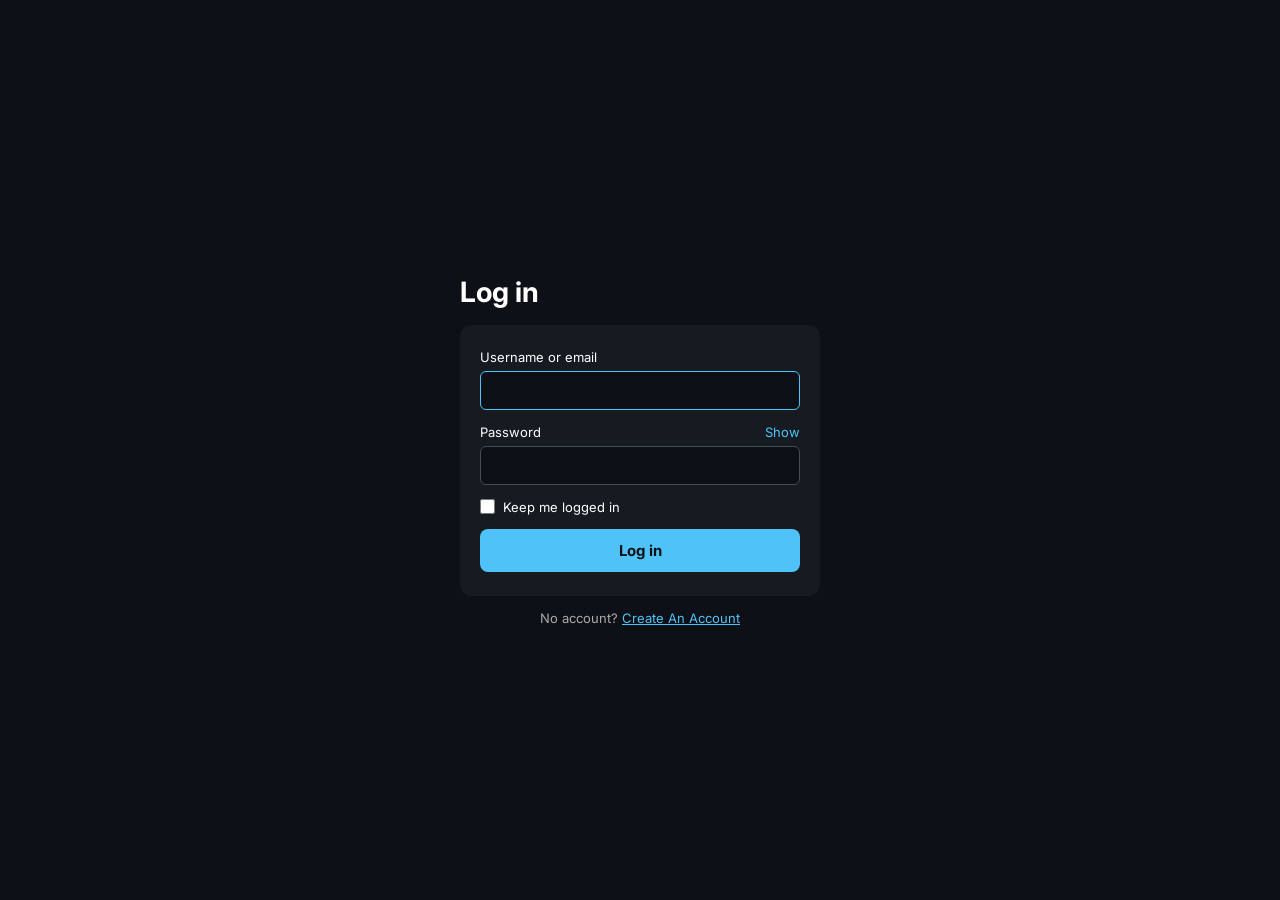
<file: templates/login.html>
<!DOCTYPE html>
<html lang="en">
<head>
  <meta charset="UTF-8">
  <meta name="viewport" content="width=device-width, initial-scale=1.0">
  <title>4point0 — Log in</title>
  <style>
    *, *::before, *::after { box-sizing: border-box; margin: 0; padding: 0; }
    body {
      background: #0d1117;
      color: #fff;
      font-family: 'Inter', Arial, sans-serif;
      min-height: 100vh;
      display: flex;
      flex-direction: column;
      align-items: center;
      justify-content: center;
      padding: 24px;
    }
    h1 {
      font-size: 28px;
      font-weight: 700;
      margin-bottom: 16px;
      width: 100%;
      max-width: 360px;
    }
    .card {
      background: #161b22;
      border-radius: 12px;
      padding: 24px 20px;
      width: 100%;
      max-width: 360px;
      display: flex;
      flex-direction: column;
      gap: 14px;
    }
    .field { display: flex; flex-direction: column; gap: 6px; }
    .label-row { display: flex; justify-content: space-between; align-items: center; }
    label { font-size: 13px; color: #fff; }
    .show-btn {
      background: none;
      border: none;
      color: #4fc3f7;
      font-size: 13px;
      font-family: 'Inter', Arial, sans-serif;
      cursor: pointer;
      padding: 0;
    }
    input[type="text"],
    input[type="password"] {
      width: 100%;
      background: #0d1117;
      border: 1px solid #444c56;
      border-radius: 6px;
      padding: 10px 12px;
      font-size: 14px;
      font-family: 'Inter', Arial, sans-serif;
      color: #fff;
      outline: none;
    }
    input[type="text"]:focus,
    input[type="password"]:focus { border-color: #4fc3f7; }
    .checkbox-row { display: flex; align-items: center; gap: 8px; font-size: 13px; }
    input[type="checkbox"] { width: 15px; height: 15px; accent-color: #4fc3f7; cursor: pointer; }
    .btn {
      background: #4fc3f7;
      color: #0d1117;
      border: none;
      border-radius: 8px;
      padding: 12px;
      font-size: 15px;
      font-weight: 700;
      font-family: 'Inter', Arial, sans-serif;
      cursor: pointer;
      transition: background 0.15s;
    }
    .btn:hover { background: #81d4fa; }
    .error-msg {
      background: #3a1a1a;
      border: 1px solid #7a3a3a;
      color: #ff8080;
      font-size: 13px;
      padding: 10px 12px;
      border-radius: 6px;
      display: none;
    }
    a { color: #4fc3f7; text-decoration: underline; }
    a:hover { color: #81d4fa; }
  </style>
  <link href="https://fonts.googleapis.com/css2?family=Inter:wght@400;500;600;700&display=swap" rel="stylesheet">
</head>
<body>

  <h1>Log in</h1>

  <div class="card">
    <div class="error-msg" id="error-msg"></div>

    <div class="field">
      <label for="identifier">Username or email</label>
      <input type="text" id="identifier" required autofocus>
    </div>

    <div class="field">
      <div class="label-row">
        <label for="password">Password</label>
        <button class="show-btn" type="button" onclick="togglePassword('password', this)">Show</button>
      </div>
      <input type="password" id="password" required>
    </div>

    <div class="checkbox-row">
      <input type="checkbox" id="remember">
      <label for="remember">Keep me logged in</label>
    </div>

    <button class="btn" onclick="handleLogin()">Log in</button>
  </div>

  <p style="margin-top: 14px; font-size: 13px; color: #aaa;">
    No account? <a href="/register">Create An Account</a>
  </p>

  <script>
    function togglePassword(id, btn) {
      const input = document.getElementById(id);
      if (input.type === 'password') {
        input.type = 'text';
        btn.textContent = 'Hide';
      } else {
        input.type = 'password';
        btn.textContent = 'Show';
      }
    }

    async function handleLogin() {
      const identifier = document.getElementById('identifier').value.trim();
      const password = document.getElementById('password').value;
      const errorEl = document.getElementById('error-msg');
      errorEl.style.display = 'none';

      if (!identifier || !password) {
        errorEl.textContent = 'Please fill in all fields.';
        errorEl.style.display = 'block';
        return;
      }

      const formData = new FormData();
      formData.append('identifier', identifier);
      formData.append('password', password);

      const res = await fetch('/login', { method: 'POST', body: formData });
      const data = await res.json();

      if (res.ok && data.redirect) {
        window.location.href = data.redirect;
      } else {
        errorEl.textContent = data.error || 'Invalid credentials.';
        errorEl.style.display = 'block';
      }
    }

    document.addEventListener('keydown', e => {
      if (e.key === 'Enter') handleLogin();
    });
  </script>
</body>
</html>
</file>
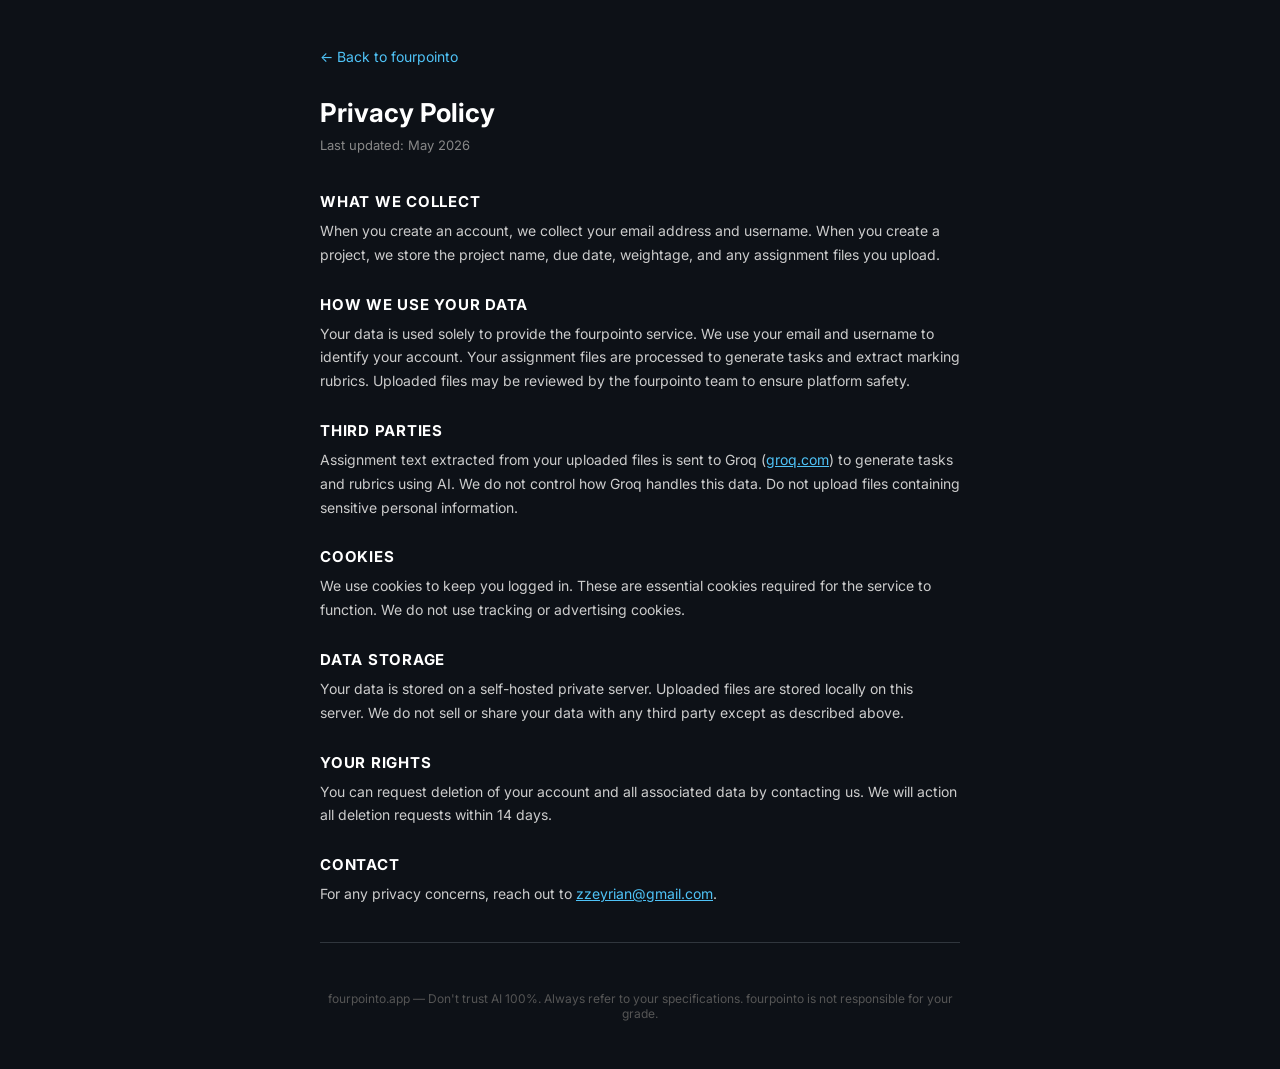
<file: templates/privacy.html>
<!DOCTYPE html>
<html lang="en">
<head>
  <meta charset="UTF-8">
  <meta name="viewport" content="width=device-width, initial-scale=1.0">
  <title>4point0 — Privacy Policy</title>
  <style>
    *, *::before, *::after { box-sizing: border-box; margin: 0; padding: 0; }
    body {
      background: #0d1117;
      color: #fff;
      font-family: 'Inter', Arial, sans-serif;
      min-height: 100vh;
      display: flex;
      flex-direction: column;
      align-items: center;
      padding: 48px 24px;
    }
    .container {
      width: 100%;
      max-width: 640px;
    }
    .brand {
      font-size: 14px;
      color: #4fc3f7;
      text-decoration: none;
      display: block;
      margin-bottom: 32px;
    }
    .brand:hover { text-decoration: underline; }
    h1 {
      font-size: 26px;
      font-weight: 700;
      margin-bottom: 6px;
    }
    .updated {
      font-size: 13px;
      color: #888;
      margin-bottom: 36px;
    }
    .section {
      margin-bottom: 28px;
    }
    h2 {
      font-size: 15px;
      font-weight: 700;
      color: #fff;
      margin-bottom: 8px;
      text-transform: uppercase;
      letter-spacing: 0.05em;
    }
    p {
      font-size: 14px;
      color: #ccc;
      line-height: 1.7;
    }
    a { color: #4fc3f7; text-decoration: underline; }
    a:hover { color: #81d4fa; }
    hr {
      border: none;
      border-top: 1px solid #30363d;
      margin: 36px 0;
    }
    footer {
      font-size: 12px;
      color: #555;
      text-align: center;
      margin-top: 48px;
    }
  </style>
  <link href="https://fonts.googleapis.com/css2?family=Inter:wght@400;500;600;700&display=swap" rel="stylesheet">
</head>
<body>
  <div class="container">
    <a class="brand" href="/">← Back to fourpointo</a>

    <h1>Privacy Policy</h1>
    <p class="updated">Last updated: May 2026</p>

    <div class="section">
      <h2>What we collect</h2>
      <p>When you create an account, we collect your email address and username. When you create a project, we store the project name, due date, weightage, and any assignment files you upload.</p>
    </div>

    <div class="section">
      <h2>How we use your data</h2>
      <p>Your data is used solely to provide the fourpointo service. We use your email and username to identify your account. Your assignment files are processed to generate tasks and extract marking rubrics. Uploaded files may be reviewed by the fourpointo team to ensure platform safety.</p>
    </div>

    <div class="section">
      <h2>Third parties</h2>
      <p>Assignment text extracted from your uploaded files is sent to Groq (<a href="https://groq.com" target="_blank">groq.com</a>) to generate tasks and rubrics using AI. We do not control how Groq handles this data. Do not upload files containing sensitive personal information.</p>
    </div>

    <div class="section">
      <h2>Cookies</h2>
      <p>We use cookies to keep you logged in. These are essential cookies required for the service to function. We do not use tracking or advertising cookies.</p>
    </div>

    <div class="section">
      <h2>Data storage</h2>
      <p>Your data is stored on a self-hosted private server. Uploaded files are stored locally on this server. We do not sell or share your data with any third party except as described above.</p>
    </div>

    <div class="section">
      <h2>Your rights</h2>
      <p>You can request deletion of your account and all associated data by contacting us. We will action all deletion requests within 14 days.</p>
    </div>

    <div class="section">
      <h2>Contact</h2>
      <p>For any privacy concerns, reach out to <a href="mailto:zzeyrian@gmail.com">zzeyrian@gmail.com</a>.</p>
    </div>

    <hr>
    <footer>fourpointo.app &mdash; Don't trust AI 100%. Always refer to your specifications. fourpointo is not responsible for your grade.</footer>
  </div>
</body>
</html>
</file>
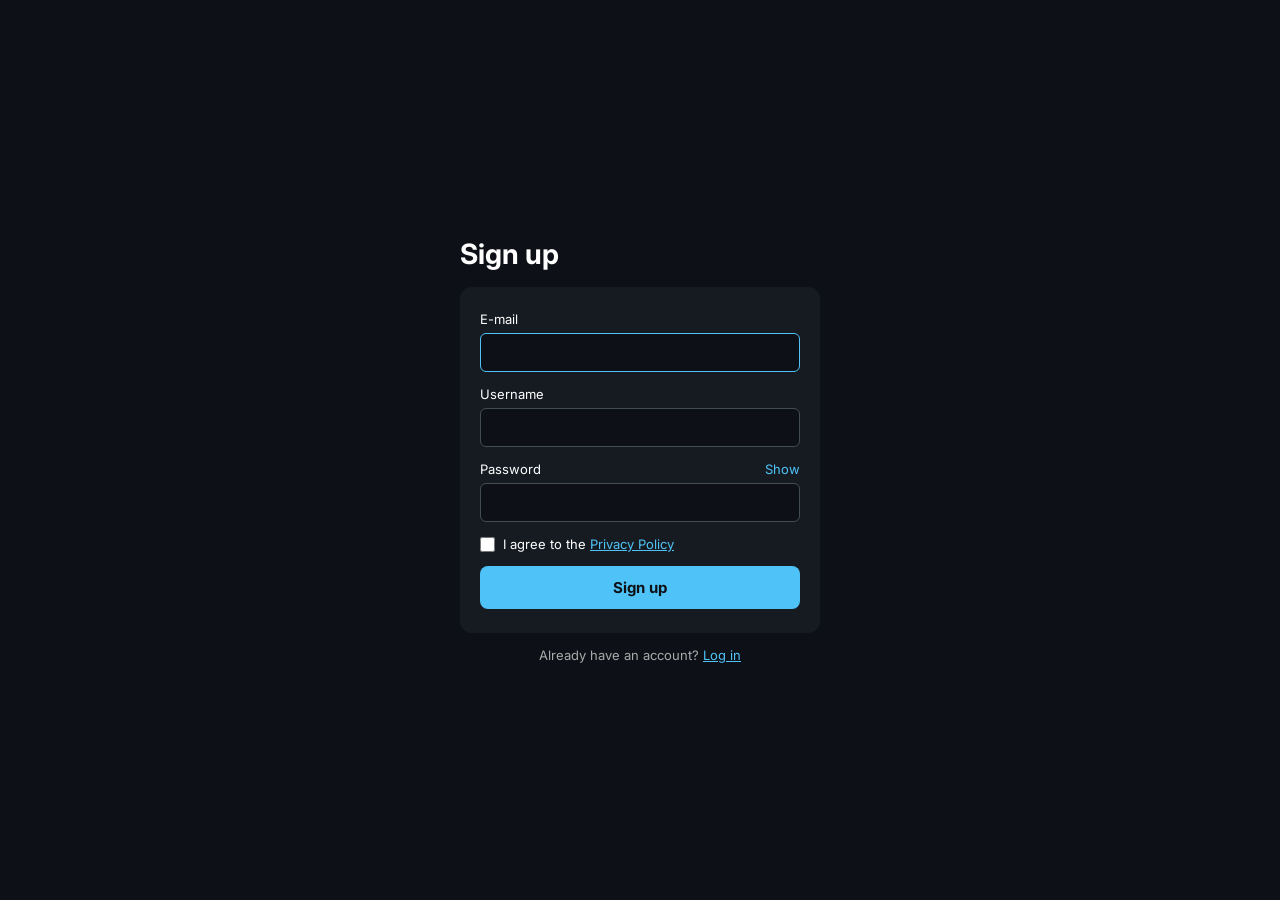
<file: templates/register.html>
<!DOCTYPE html>
<html lang="en">
<head>
  <meta charset="UTF-8">
  <meta name="viewport" content="width=device-width, initial-scale=1.0">
  <title>4point0 — Sign up</title>
  <style>
    *, *::before, *::after { box-sizing: border-box; margin: 0; padding: 0; }
    body {
      background: #0d1117;
      color: #fff;
      font-family: 'Inter', Arial, sans-serif;
      min-height: 100vh;
      display: flex;
      flex-direction: column;
      align-items: center;
      justify-content: center;
      padding: 24px;
    }
    h1 {
      font-size: 28px;
      font-weight: 700;
      margin-bottom: 16px;
      width: 100%;
      max-width: 360px;
    }
    .card {
      background: #161b22;
      border-radius: 12px;
      padding: 24px 20px;
      width: 100%;
      max-width: 360px;
      display: flex;
      flex-direction: column;
      gap: 14px;
    }
    .field {
      display: flex;
      flex-direction: column;
      gap: 6px;
    }
    .label-row {
      display: flex;
      justify-content: space-between;
      align-items: center;
    }
    label {
      font-size: 13px;
      color: #fff;
    }
    .show-btn {
      background: none;
      border: none;
      color: #4fc3f7;
      font-size: 13px;
      font-family: 'Inter', Arial, sans-serif;
      cursor: pointer;
      padding: 0;
    }
    input[type="text"],
    input[type="password"],
    input[type="email"] {
      width: 100%;
      background: #0d1117;
      border: 1px solid #444c56;
      border-radius: 6px;
      padding: 10px 12px;
      font-size: 14px;
      font-family: 'Inter', Arial, sans-serif;
      color: #fff;
      outline: none;
    }
    input[type="text"]:focus,
    input[type="password"]:focus,
    input[type="email"]:focus {
      border-color: #4fc3f7;
    }
    .checkbox-row {
      display: flex;
      align-items: center;
      gap: 8px;
      font-size: 13px;
    }
    input[type="checkbox"] {
      width: 15px;
      height: 15px;
      accent-color: #4fc3f7;
      cursor: pointer;
    }
    .btn {
      background: #4fc3f7;
      color: #0d1117;
      border: none;
      border-radius: 8px;
      padding: 12px;
      font-size: 15px;
      font-weight: 700;
      font-family: 'Inter', Arial, sans-serif;
      cursor: pointer;
      transition: background 0.15s;
    }
    .btn:hover { background: #81d4fa; }
    .error-msg {
      background: #3a1a1a;
      border: 1px solid #7a3a3a;
      color: #ff8080;
      font-size: 13px;
      padding: 10px 12px;
      border-radius: 6px;
      display: none;
    }
    a { color: #4fc3f7; text-decoration: underline; }
    a:hover { color: #81d4fa; }
  </style>
  <link href="https://fonts.googleapis.com/css2?family=Inter:wght@400;500;600;700&display=swap" rel="stylesheet">
</head>
<body>

  <h1>Sign up</h1>

  <div class="card">
    <div class="error-msg" id="error-msg"></div>

    <div class="field">
      <label for="email">E-mail</label>
      <input type="email" id="email" required autofocus>
    </div>

    <div class="field">
      <label for="username">Username</label>
      <input type="text" id="username" required>
    </div>

    <div class="field">
      <div class="label-row">
        <label for="password">Password</label>
        <button class="show-btn" type="button" onclick="togglePassword('password', this)">Show</button>
      </div>
      <input type="password" id="password" required>
    </div>

    <div class="checkbox-row">
      <input type="checkbox" id="privacy" required>
      <label for="privacy">I agree to the <a href="/privacy" target="_blank">Privacy Policy</a></label>
    </div>

    <button class="btn" onclick="handleRegister()">Sign up</button>
  </div>

  <p style="margin-top: 14px; font-size: 13px; color: #aaa;">Already have an account? <a href="/login">Log in</a></p>

  <script>
    function togglePassword(id, btn) {
      const input = document.getElementById(id);
      if (input.type === 'password') {
        input.type = 'text';
        btn.textContent = 'Hide';
      } else {
        input.type = 'password';
        btn.textContent = 'Show';
      }
    }

    async function handleRegister() {
      const email = document.getElementById('email').value.trim();
      const username = document.getElementById('username').value.trim();
      const password = document.getElementById('password').value;
      const privacy = document.getElementById('privacy').checked;
      const errorEl = document.getElementById('error-msg');
      errorEl.style.display = 'none';

      if (!email || !username || !password) {
        errorEl.textContent = 'Please fill in all fields.';
        errorEl.style.display = 'block';
        return;
      }

      if (username.includes('@')) {
        errorEl.textContent = 'Username cannot contain @.';
        errorEl.style.display = 'block';
        return;
      }

      if (!privacy) {
        errorEl.textContent = 'You must agree to the Privacy Policy.';
        errorEl.style.display = 'block';
        return;
      }

      const formData = new FormData();
      formData.append('email', email);
      formData.append('username', username);
      formData.append('password', password);

      const res = await fetch('/register_user', { method: 'POST', body: formData });
      const data = await res.json();

      if (res.ok && data.redirect) {
        window.location.href = data.redirect;
      } else {
        errorEl.textContent = data.error || 'Something went wrong.';
        errorEl.style.display = 'block';
      }
    }
  </script>
</body>
</html>
</file>
